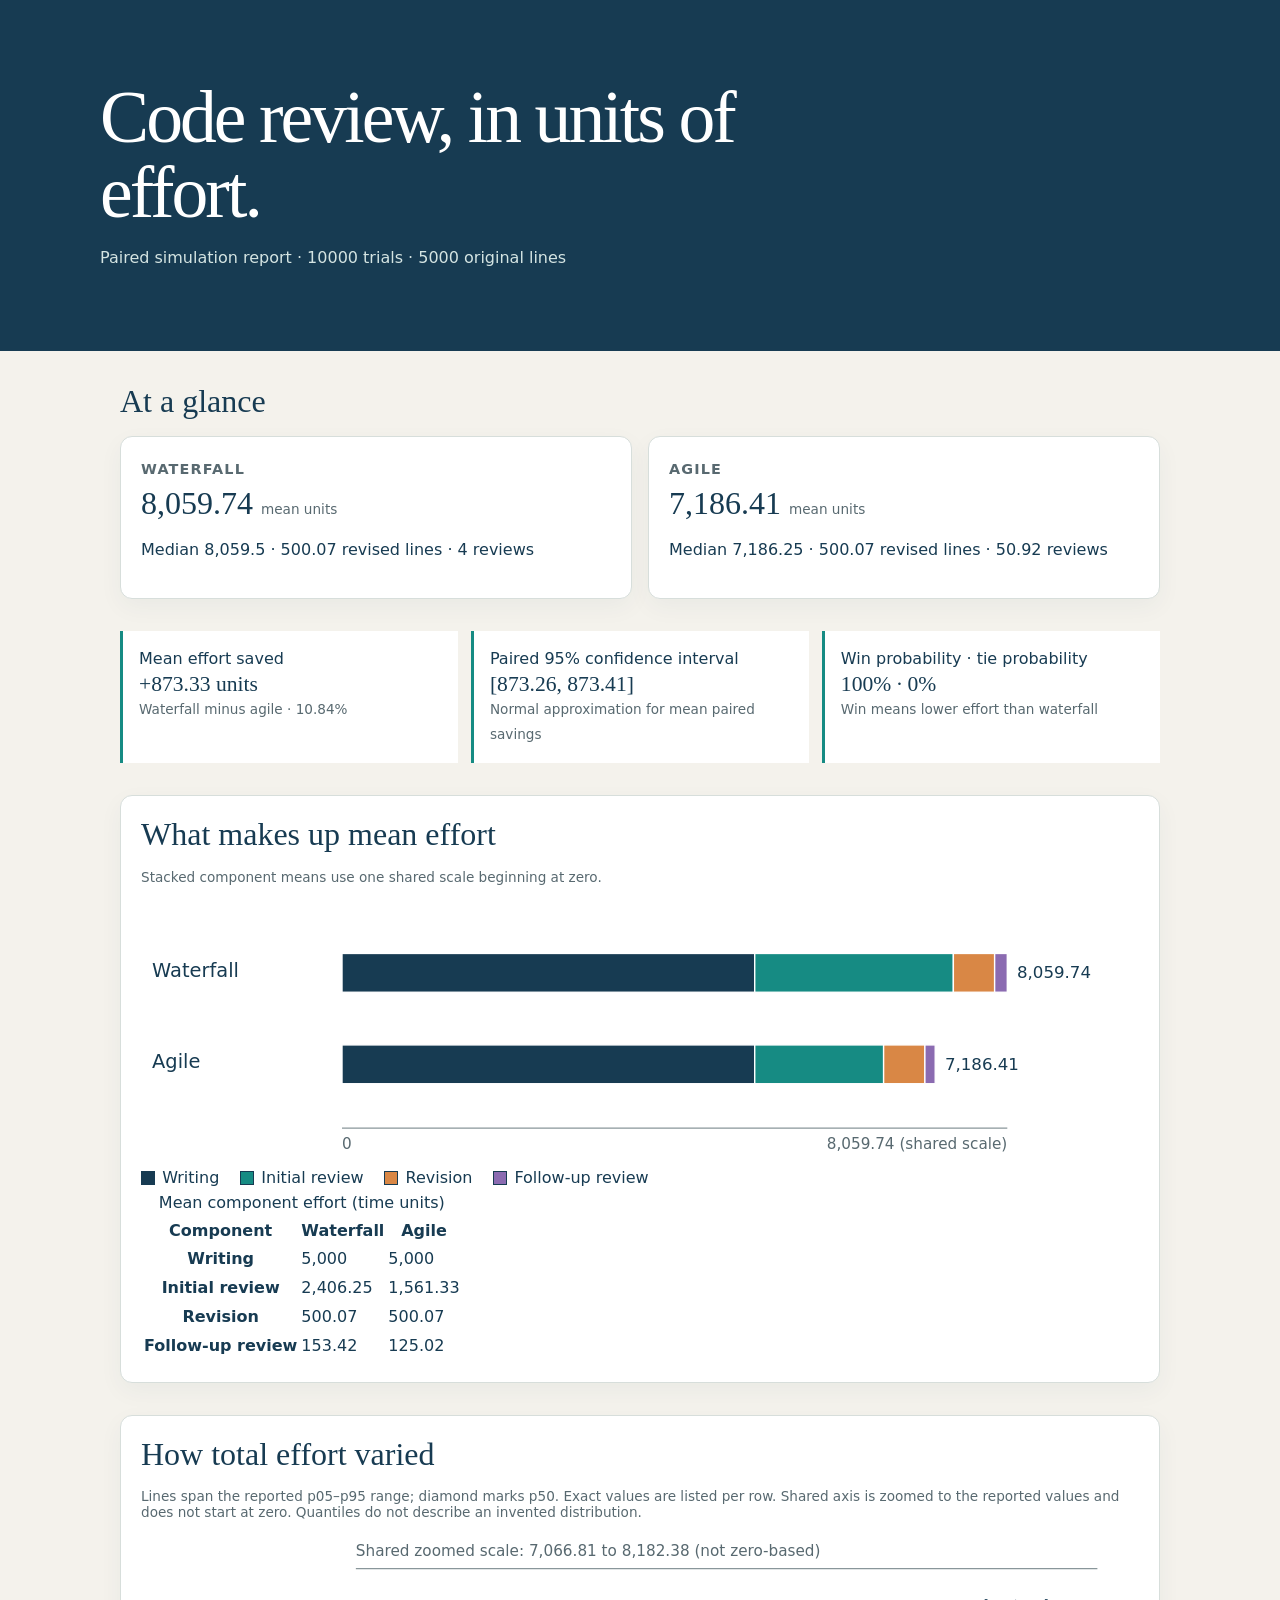
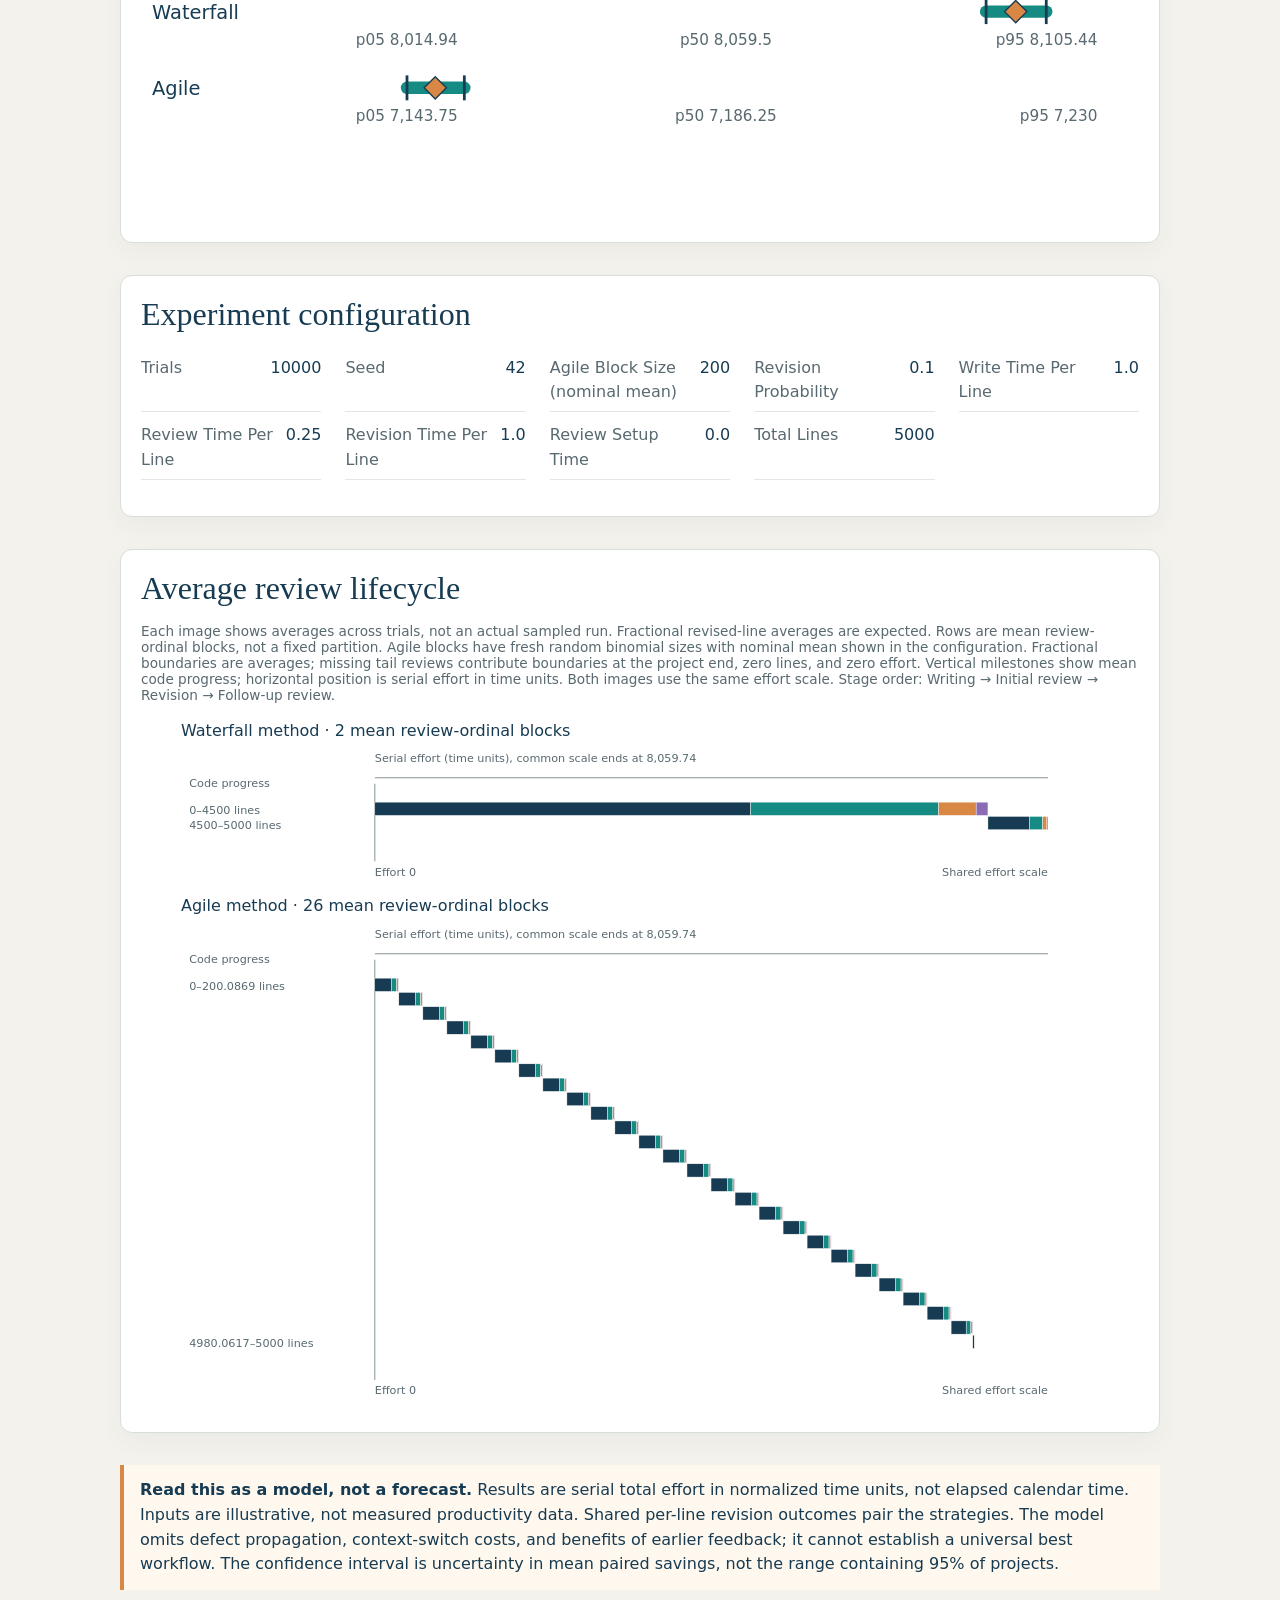
<file: slides/report.html>
<!doctype html><html lang="en"><head><meta charset="utf-8"><meta name="viewport" content="width=device-width, initial-scale=1"><title>Code review effort report</title><style>
:root{--ink:#173b52;--paper:#f4f2ec;--card:#fff;--muted:#586970;--accent:#168b83}*{box-sizing:border-box}body{margin:0;background:var(--paper);color:var(--ink);font:16px/1.55 system-ui,-apple-system,"Segoe UI",sans-serif}header{padding:clamp(2rem,7vw,5rem) max(6vw,calc((100vw - 1080px)/2));background:var(--ink);color:white}header h1{font:clamp(2.3rem,6vw,4.6rem)/1.02 Georgia,serif;max-width:760px;margin:0 0 1rem;letter-spacing:-.04em}header p{max-width:650px;color:#d4e4e2;margin:0}main{max-width:1080px;margin:auto;padding:2rem 1.25rem 4rem}section{margin:0 0 2rem}h2{font:2rem/1.15 Georgia,serif;margin:0 0 1rem}h3{margin:.1rem 0;color:var(--muted);font-size:.9rem;text-transform:uppercase;letter-spacing:.08em}.cards{display:grid;grid-template-columns:repeat(auto-fit,minmax(230px,1fr));gap:1rem}.strategy,.panel{background:var(--card);border:1px solid #d7dedb;border-radius:12px;padding:1.25rem;box-shadow:0 8px 24px #173b520c}.total{font:2rem Georgia,serif;margin:.25rem 0}small,.muted{color:var(--muted);font: .85rem system-ui}.metric{display:grid;grid-template-columns:repeat(auto-fit,minmax(190px,1fr));gap:.8rem}.metric div{padding:1rem;border-left:3px solid var(--accent);background:white}.metric strong{display:block;font:1.35rem Georgia,serif}.chart{overflow-x:auto}svg{display:block;width:100%;min-width:560px;height:auto}.svg-label{font:14px system-ui;fill:var(--ink)}.svg-value{font:12px system-ui;fill:var(--ink)}.svg-small{font:11px system-ui;fill:var(--muted)}.legend{display:flex;flex-wrap:wrap;gap:.6rem 1.3rem;list-style:none;padding:0;margin:.8rem 0 0}.legend li{display:flex;align-items:center;gap:.45rem}.swatch{width:14px;height:14px;background:var(--swatch);border:1px solid var(--ink)}.config{display:grid;grid-template-columns:repeat(auto-fit,minmax(180px,1fr));gap:.25rem 1.5rem}.config div{display:flex;justify-content:space-between;gap:.7rem;border-bottom:1px solid #e2e7e4;padding:.4rem 0}dt{color:var(--muted)}dd{margin:0;text-align:right;font-variant-numeric:tabular-nums}.note{border-left:4px solid #d98745;padding:.8rem 1rem;background:#fff8ef}@media(max-width:600px){main{padding:1.3rem .8rem 2rem}.config{grid-template-columns:1fr}}@media print{body{background:white;color:#111}header{background:white;color:#111;padding:1rem 0;border-bottom:2px solid}header p{color:#333}main{padding:1rem 0}.strategy,.panel{box-shadow:none;break-inside:avoid}}
</style></head><body><header><h1>Code review, in units of effort.</h1><p>Paired simulation report · 10000 trials · 5000 original lines</p></header><main>
<section><h2>At a glance</h2><div class="cards"><article class="strategy"><h3>Waterfall</h3><p class="total">8,059.74 <small>mean units</small></p><p>Median 8,059.5 · 500.07 revised lines · 4 reviews</p></article><article class="strategy"><h3>Agile</h3><p class="total">7,186.41 <small>mean units</small></p><p>Median 7,186.25 · 500.07 revised lines · 50.92 reviews</p></article></div></section><section class="metric" aria-label="Paired comparison"><div><span>Mean effort saved</span><strong>+873.33 units</strong><small>Waterfall minus agile · 10.84%</small></div><div><span>Paired 95% confidence interval</span><strong>[873.26, 873.41]</strong><small>Normal approximation for mean paired savings</small></div><div><span>Win probability · tie probability</span><strong>100% · 0%</strong><small>Win means lower effort than waterfall</small></div></section>
<section class="panel"><h2>What makes up mean effort</h2><p class="muted">Stacked component means use one shared scale beginning at zero.</p><div class="chart"><svg viewBox="0 0 720 184" role="img" aria-labelledby="effort-title effort-desc"><title id="effort-title">Mean effort by component</title><desc id="effort-desc">Stacked bars compare mean writing, initial review, revision, and follow-up review effort. Shared horizontal scale starts at zero.</desc><text x="8" y="57" class="svg-label">Waterfall</text><rect x="145.000" y="40" width="297.776" height="28" fill="#173b52" stroke="#fff" stroke-width="1"><title>Waterfall — Writing: 5,000</title></rect><rect x="442.776" y="40" width="143.305" height="28" fill="#168b83" stroke="#fff" stroke-width="1"><title>Waterfall — Initial review: 2,406.25</title></rect><rect x="586.081" y="40" width="29.782" height="28" fill="#d98745" stroke="#fff" stroke-width="1"><title>Waterfall — Revision: 500.07</title></rect><rect x="615.863" y="40" width="9.137" height="28" fill="#8b6bb1" stroke="#fff" stroke-width="1"><title>Waterfall — Follow-up review: 153.42</title></rect><text x="632.000" y="58" class="svg-value">8,059.74</text><text x="8" y="123" class="svg-label">Agile</text><rect x="145.000" y="106" width="297.776" height="28" fill="#173b52" stroke="#fff" stroke-width="1"><title>Agile — Writing: 5,000</title></rect><rect x="442.776" y="106" width="92.985" height="28" fill="#168b83" stroke="#fff" stroke-width="1"><title>Agile — Initial review: 1,561.33</title></rect><rect x="535.761" y="106" width="29.782" height="28" fill="#d98745" stroke="#fff" stroke-width="1"><title>Agile — Revision: 500.07</title></rect><rect x="565.543" y="106" width="7.445" height="28" fill="#8b6bb1" stroke="#fff" stroke-width="1"><title>Agile — Follow-up review: 125.02</title></rect><text x="579.988" y="124" class="svg-value">7,186.41</text><line x1="145" y1="166" x2="625" y2="166" stroke="#89969a"/><text x="145" y="181" class="svg-small">0</text><text x="625" y="181" text-anchor="end" class="svg-small">8,059.74 (shared scale)</text></svg></div><ul class="legend"><li><span class="swatch" style="--swatch:#173b52"></span>Writing</li><li><span class="swatch" style="--swatch:#168b83"></span>Initial review</li><li><span class="swatch" style="--swatch:#d98745"></span>Revision</li><li><span class="swatch" style="--swatch:#8b6bb1"></span>Follow-up review</li></ul><table class="component-table"><caption>Mean component effort (time units)</caption><thead><tr><th scope="col">Component</th><th scope="col">Waterfall</th><th scope="col">Agile</th></tr></thead><tbody><tr><th scope="row">Writing</th><td>5,000</td><td>5,000</td></tr><tr><th scope="row">Initial review</th><td>2,406.25</td><td>1,561.33</td></tr><tr><th scope="row">Revision</th><td>500.07</td><td>500.07</td></tr><tr><th scope="row">Follow-up review</th><td>153.42</td><td>125.02</td></tr></tbody></table></section><section class="panel"><h2>How total effort varied</h2><p class="muted">Lines span the reported p05–p95 range; diamond marks p50. Exact values are listed per row. Shared axis is zoomed to the reported values and does not start at zero. Quantiles do not describe an invented distribution.</p><div class="chart"><svg viewBox="0 0 720 208" role="img" aria-labelledby="range-title range-desc"><title id="range-title">Observed total-effort percentiles</title><desc id="range-desc">Each line spans the reported fifth to ninety-fifth percentile, with the median marked. Each row lists exact p05, p50, and p95 values. This is a shared zoomed scale, not a reconstructed distribution.</desc><text x="8" y="61" class="svg-label">Waterfall</text><line x1="609.700" y1="56" x2="653.103" y2="56" stroke="#168b83" stroke-width="9" stroke-linecap="round"/><line x1="609.700" y1="47" x2="609.700" y2="65" stroke="#173b52" stroke-width="2"/><line x1="653.103" y1="47" x2="653.103" y2="65" stroke="#173b52" stroke-width="2"/><path d="M 631.071 48 L 639.071 56 L 631.071 64 L 623.071 56 Z" fill="#d98745" stroke="#173b52"><title>Waterfall median: 8,059.5</title></path><text x="155" y="80" class="svg-small">p05 8,014.94</text><text x="422" y="80" class="svg-small" text-anchor="middle">p50 8,059.5</text><text x="690" y="80" class="svg-small" text-anchor="end">p95 8,105.44</text><text x="8" y="116" class="svg-label">Agile</text><line x1="191.897" y1="111" x2="233.263" y2="111" stroke="#168b83" stroke-width="9" stroke-linecap="round"/><line x1="191.897" y1="102" x2="191.897" y2="120" stroke="#173b52" stroke-width="2"/><line x1="233.263" y1="102" x2="233.263" y2="120" stroke="#173b52" stroke-width="2"/><path d="M 212.280 103 L 220.280 111 L 212.280 119 L 204.280 111 Z" fill="#d98745" stroke="#173b52"><title>Agile median: 7,186.25</title></path><text x="155" y="135" class="svg-small">p05 7,143.75</text><text x="422" y="135" class="svg-small" text-anchor="middle">p50 7,186.25</text><text x="690" y="135" class="svg-small" text-anchor="end">p95 7,230</text><line x1="155" y1="25" x2="690" y2="25" stroke="#89969a"/><text x="155" y="16" class="svg-small">Shared zoomed scale: 7,066.81 to 8,182.38 (not zero-based)</text></svg></div></section>
<section class="panel"><h2>Experiment configuration</h2><dl class="config"><div><dt>Trials</dt><dd>10000</dd></div><div><dt>Seed</dt><dd>42</dd></div><div><dt>Agile Block Size (nominal mean)</dt><dd>200</dd></div><div><dt>Revision Probability</dt><dd>0.1</dd></div><div><dt>Write Time Per Line</dt><dd>1.0</dd></div><div><dt>Review Time Per Line</dt><dd>0.25</dd></div><div><dt>Revision Time Per Line</dt><dd>1.0</dd></div><div><dt>Review Setup Time</dt><dd>0.0</dd></div><div><dt>Total Lines</dt><dd>5000</dd></div></dl></section><section class="panel"><h2>Average review lifecycle</h2><p class="muted">Each image shows averages across trials, not an actual sampled run. Fractional revised-line averages are expected. Rows are mean review-ordinal blocks, not a fixed partition. Agile blocks have fresh random binomial sizes with nominal mean shown in the configuration. Fractional boundaries are averages; missing tail reviews contribute boundaries at the project end, zero lines, and zero effort. Vertical milestones show mean code progress; horizontal position is serial effort in time units. Both images use the same effort scale. Stage order: Writing → Initial review → Revision → Follow-up review.</p><figure class="timeline"><figcaption>Waterfall method · 2 mean review-ordinal blocks</figcaption><div class="chart"><svg id="waterfall-timeline" viewBox="0 0 900 132" role="img" aria-labelledby="waterfall-timeline-title waterfall-timeline-desc" data-effort-scale="8059.74198125" data-effort-end="8059.74198125"><title id="waterfall-timeline-title">Waterfall average lifecycle timeline</title><desc id="waterfall-timeline-desc">Average across trials, not a sampled run. Each row averages the original-code block at the same review ordinal across all trials; missing tail reviews contribute zero effort. Horizontal position and width show cumulative serial effort on the same scale as the other strategy; row position and milestone labels show mean code progress in lines. Stages: Writing, Initial review, Revision, Follow-up review.</desc><text x="190.0" y="19" class="svg-small">Serial effort (time units), common scale ends at 8,059.74</text><line x1="190.0" y1="34" x2="850.0" y2="34" stroke="#89969a"/><line x1="190.0" y1="40" x2="190.0" y2="116" stroke="#89969a"/><text x="8" y="43" class="svg-small">Code progress</text><text x="190.0" y="130" class="svg-small">Effort 0</text><text x="850.0" y="130" text-anchor="end" class="svg-small">Shared effort scale</text><rect x="190.000" y="58" width="368.498" height="13" fill="#173b52" stroke="#fff" stroke-width=".4" data-review-ordinal="1" data-stage="writing" data-start="0" data-end="4500"><title>Waterfall, mean review ordinal 1, lines 0–4500 — Writing: 4,500 time units</title></rect><rect x="558.498" y="58" width="184.249" height="13" fill="#168b83" stroke="#fff" stroke-width=".4" data-review-ordinal="1" data-stage="initial-review" data-start="0" data-end="4500"><title>Waterfall, mean review ordinal 1, lines 0–4500 — Initial review: 2,250 time units</title></rect><rect x="742.747" y="58" width="36.860" height="13" fill="#d98745" stroke="#fff" stroke-width=".4" data-review-ordinal="1" data-stage="revision" data-start="0" data-end="4500"><title>Waterfall, mean review ordinal 1, lines 0–4500 — Revision: 450.12 time units; 450.12 revised lines</title></rect><rect x="779.607" y="58" width="11.541" height="13" fill="#8b6bb1" stroke="#fff" stroke-width=".4" data-review-ordinal="1" data-stage="follow-up-review" data-start="0" data-end="4500"><title>Waterfall, mean review ordinal 1, lines 0–4500 — Follow-up review: 140.94 time units</title></rect><text x="8" y="70" class="svg-small">0–4500 lines</text><rect x="791.148" y="72" width="40.944" height="13" fill="#173b52" stroke="#fff" stroke-width=".4" data-review-ordinal="2" data-stage="writing" data-start="4500" data-end="5000"><title>Waterfall, mean review ordinal 2, lines 4500–5000 — Writing: 500 time units</title></rect><rect x="832.092" y="72" width="12.795" height="13" fill="#168b83" stroke="#fff" stroke-width=".4" data-review-ordinal="2" data-stage="initial-review" data-start="4500" data-end="5000"><title>Waterfall, mean review ordinal 2, lines 4500–5000 — Initial review: 156.25 time units</title></rect><rect x="844.887" y="72" width="4.090" height="13" fill="#d98745" stroke="#fff" stroke-width=".4" data-review-ordinal="2" data-stage="revision" data-start="4500" data-end="5000"><title>Waterfall, mean review ordinal 2, lines 4500–5000 — Revision: 49.95 time units; 49.95 revised lines</title></rect><rect x="848.977" y="72" width="1.023" height="13" fill="#8b6bb1" stroke="#fff" stroke-width=".4" data-review-ordinal="2" data-stage="follow-up-review" data-start="4500" data-end="5000"><title>Waterfall, mean review ordinal 2, lines 4500–5000 — Follow-up review: 12.49 time units</title></rect><text x="8" y="84" class="svg-small">4500–5000 lines</text></svg></div></figure><figure class="timeline"><figcaption>Agile method · 26 mean review-ordinal blocks</figcaption><div class="chart"><svg id="agile-timeline" viewBox="0 0 900 468" role="img" aria-labelledby="agile-timeline-title agile-timeline-desc" data-effort-scale="8059.74198125" data-effort-end="7186.408925"><title id="agile-timeline-title">Agile average lifecycle timeline</title><desc id="agile-timeline-desc">Average across trials, not a sampled run. Each row averages the original-code block at the same review ordinal across all trials; missing tail reviews contribute zero effort. Horizontal position and width show cumulative serial effort on the same scale as the other strategy; row position and milestone labels show mean code progress in lines. Stages: Writing, Initial review, Revision, Follow-up review.</desc><text x="190.0" y="19" class="svg-small">Serial effort (time units), common scale ends at 8,059.74</text><line x1="190.0" y1="34" x2="850.0" y2="34" stroke="#89969a"/><line x1="190.0" y1="40" x2="190.0" y2="452" stroke="#89969a"/><text x="8" y="43" class="svg-small">Code progress</text><text x="190.0" y="466" class="svg-small">Effort 0</text><text x="850.0" y="466" text-anchor="end" class="svg-small">Shared effort scale</text><rect x="190.000" y="58" width="16.385" height="13" fill="#173b52" stroke="#fff" stroke-width=".4" data-review-ordinal="1" data-stage="writing" data-start="0" data-end="200.0869"><title>Agile, mean review ordinal 1, lines 0–200.0869 — Writing: 200.09 time units</title></rect><rect x="206.385" y="58" width="5.120" height="13" fill="#168b83" stroke="#fff" stroke-width=".4" data-review-ordinal="1" data-stage="initial-review" data-start="0" data-end="200.0869"><title>Agile, mean review ordinal 1, lines 0–200.0869 — Initial review: 62.53 time units</title></rect><rect x="211.505" y="58" width="1.639" height="13" fill="#d98745" stroke="#fff" stroke-width=".4" data-review-ordinal="1" data-stage="revision" data-start="0" data-end="200.0869"><title>Agile, mean review ordinal 1, lines 0–200.0869 — Revision: 20.01 time units; 20.01 revised lines</title></rect><rect x="213.144" y="58" width="0.410" height="13" fill="#8b6bb1" stroke="#fff" stroke-width=".4" data-review-ordinal="1" data-stage="follow-up-review" data-start="0" data-end="200.0869"><title>Agile, mean review ordinal 1, lines 0–200.0869 — Follow-up review: 5 time units</title></rect><text x="8" y="70" class="svg-small">0–200.0869 lines</text><rect x="213.553" y="72" width="16.384" height="13" fill="#173b52" stroke="#fff" stroke-width=".4" data-review-ordinal="2" data-stage="writing" data-start="200.0869" data-end="400.1667"><title>Agile, mean review ordinal 2, lines 200.0869–400.1667 — Writing: 200.08 time units</title></rect><rect x="229.938" y="72" width="5.120" height="13" fill="#168b83" stroke="#fff" stroke-width=".4" data-review-ordinal="2" data-stage="initial-review" data-start="200.0869" data-end="400.1667"><title>Agile, mean review ordinal 2, lines 200.0869–400.1667 — Initial review: 62.52 time units</title></rect><rect x="235.058" y="72" width="1.647" height="13" fill="#d98745" stroke="#fff" stroke-width=".4" data-review-ordinal="2" data-stage="revision" data-start="200.0869" data-end="400.1667"><title>Agile, mean review ordinal 2, lines 200.0869–400.1667 — Revision: 20.12 time units; 20.12 revised lines</title></rect><rect x="236.705" y="72" width="0.412" height="13" fill="#8b6bb1" stroke="#fff" stroke-width=".4" data-review-ordinal="2" data-stage="follow-up-review" data-start="200.0869" data-end="400.1667"><title>Agile, mean review ordinal 2, lines 200.0869–400.1667 — Follow-up review: 5.03 time units</title></rect><rect x="237.117" y="86" width="16.374" height="13" fill="#173b52" stroke="#fff" stroke-width=".4" data-review-ordinal="3" data-stage="writing" data-start="400.1667" data-end="600.1203"><title>Agile, mean review ordinal 3, lines 400.1667–600.1203 — Writing: 199.95 time units</title></rect><rect x="253.491" y="86" width="5.117" height="13" fill="#168b83" stroke="#fff" stroke-width=".4" data-review-ordinal="3" data-stage="initial-review" data-start="400.1667" data-end="600.1203"><title>Agile, mean review ordinal 3, lines 400.1667–600.1203 — Initial review: 62.49 time units</title></rect><rect x="258.608" y="86" width="1.642" height="13" fill="#d98745" stroke="#fff" stroke-width=".4" data-review-ordinal="3" data-stage="revision" data-start="400.1667" data-end="600.1203"><title>Agile, mean review ordinal 3, lines 400.1667–600.1203 — Revision: 20.05 time units; 20.05 revised lines</title></rect><rect x="260.250" y="86" width="0.411" height="13" fill="#8b6bb1" stroke="#fff" stroke-width=".4" data-review-ordinal="3" data-stage="follow-up-review" data-start="400.1667" data-end="600.1203"><title>Agile, mean review ordinal 3, lines 400.1667–600.1203 — Follow-up review: 5.01 time units</title></rect><rect x="260.660" y="100" width="16.365" height="13" fill="#173b52" stroke="#fff" stroke-width=".4" data-review-ordinal="4" data-stage="writing" data-start="600.1203" data-end="799.9608"><title>Agile, mean review ordinal 4, lines 600.1203–799.9608 — Writing: 199.84 time units</title></rect><rect x="277.025" y="100" width="5.114" height="13" fill="#168b83" stroke="#fff" stroke-width=".4" data-review-ordinal="4" data-stage="initial-review" data-start="600.1203" data-end="799.9608"><title>Agile, mean review ordinal 4, lines 600.1203–799.9608 — Initial review: 62.45 time units</title></rect><rect x="282.139" y="100" width="1.636" height="13" fill="#d98745" stroke="#fff" stroke-width=".4" data-review-ordinal="4" data-stage="revision" data-start="600.1203" data-end="799.9608"><title>Agile, mean review ordinal 4, lines 600.1203–799.9608 — Revision: 19.98 time units; 19.98 revised lines</title></rect><rect x="283.775" y="100" width="0.409" height="13" fill="#8b6bb1" stroke="#fff" stroke-width=".4" data-review-ordinal="4" data-stage="follow-up-review" data-start="600.1203" data-end="799.9608"><title>Agile, mean review ordinal 4, lines 600.1203–799.9608 — Follow-up review: 4.99 time units</title></rect><rect x="284.184" y="114" width="16.375" height="13" fill="#173b52" stroke="#fff" stroke-width=".4" data-review-ordinal="5" data-stage="writing" data-start="799.9608" data-end="999.9336"><title>Agile, mean review ordinal 5, lines 799.9608–999.9336 — Writing: 199.97 time units</title></rect><rect x="300.559" y="114" width="5.117" height="13" fill="#168b83" stroke="#fff" stroke-width=".4" data-review-ordinal="5" data-stage="initial-review" data-start="799.9608" data-end="999.9336"><title>Agile, mean review ordinal 5, lines 799.9608–999.9336 — Initial review: 62.49 time units</title></rect><rect x="305.676" y="114" width="1.636" height="13" fill="#d98745" stroke="#fff" stroke-width=".4" data-review-ordinal="5" data-stage="revision" data-start="799.9608" data-end="999.9336"><title>Agile, mean review ordinal 5, lines 799.9608–999.9336 — Revision: 19.98 time units; 19.98 revised lines</title></rect><rect x="307.313" y="114" width="0.409" height="13" fill="#8b6bb1" stroke="#fff" stroke-width=".4" data-review-ordinal="5" data-stage="follow-up-review" data-start="799.9608" data-end="999.9336"><title>Agile, mean review ordinal 5, lines 799.9608–999.9336 — Follow-up review: 5 time units</title></rect><rect x="307.722" y="128" width="16.368" height="13" fill="#173b52" stroke="#fff" stroke-width=".4" data-review-ordinal="6" data-stage="writing" data-start="999.9336" data-end="1199.8213"><title>Agile, mean review ordinal 6, lines 999.9336–1199.8213 — Writing: 199.89 time units</title></rect><rect x="324.090" y="128" width="5.115" height="13" fill="#168b83" stroke="#fff" stroke-width=".4" data-review-ordinal="6" data-stage="initial-review" data-start="999.9336" data-end="1199.8213"><title>Agile, mean review ordinal 6, lines 999.9336–1199.8213 — Initial review: 62.46 time units</title></rect><rect x="329.205" y="128" width="1.633" height="13" fill="#d98745" stroke="#fff" stroke-width=".4" data-review-ordinal="6" data-stage="revision" data-start="999.9336" data-end="1199.8213"><title>Agile, mean review ordinal 6, lines 999.9336–1199.8213 — Revision: 19.94 time units; 19.94 revised lines</title></rect><rect x="330.838" y="128" width="0.408" height="13" fill="#8b6bb1" stroke="#fff" stroke-width=".4" data-review-ordinal="6" data-stage="follow-up-review" data-start="999.9336" data-end="1199.8213"><title>Agile, mean review ordinal 6, lines 999.9336–1199.8213 — Follow-up review: 4.99 time units</title></rect><rect x="331.247" y="142" width="16.377" height="13" fill="#173b52" stroke="#fff" stroke-width=".4" data-review-ordinal="7" data-stage="writing" data-start="1199.8213" data-end="1399.814"><title>Agile, mean review ordinal 7, lines 1199.8213–1399.814 — Writing: 199.99 time units</title></rect><rect x="347.624" y="142" width="5.118" height="13" fill="#168b83" stroke="#fff" stroke-width=".4" data-review-ordinal="7" data-stage="initial-review" data-start="1199.8213" data-end="1399.814"><title>Agile, mean review ordinal 7, lines 1199.8213–1399.814 — Initial review: 62.5 time units</title></rect><rect x="352.742" y="142" width="1.637" height="13" fill="#d98745" stroke="#fff" stroke-width=".4" data-review-ordinal="7" data-stage="revision" data-start="1199.8213" data-end="1399.814"><title>Agile, mean review ordinal 7, lines 1199.8213–1399.814 — Revision: 19.99 time units; 19.99 revised lines</title></rect><rect x="354.378" y="142" width="0.409" height="13" fill="#8b6bb1" stroke="#fff" stroke-width=".4" data-review-ordinal="7" data-stage="follow-up-review" data-start="1199.8213" data-end="1399.814"><title>Agile, mean review ordinal 7, lines 1199.8213–1399.814 — Follow-up review: 5 time units</title></rect><rect x="354.788" y="156" width="16.378" height="13" fill="#173b52" stroke="#fff" stroke-width=".4" data-review-ordinal="8" data-stage="writing" data-start="1399.814" data-end="1599.8189"><title>Agile, mean review ordinal 8, lines 1399.814–1599.8189 — Writing: 200 time units</title></rect><rect x="371.166" y="156" width="5.118" height="13" fill="#168b83" stroke="#fff" stroke-width=".4" data-review-ordinal="8" data-stage="initial-review" data-start="1399.814" data-end="1599.8189"><title>Agile, mean review ordinal 8, lines 1399.814–1599.8189 — Initial review: 62.5 time units</title></rect><rect x="376.284" y="156" width="1.641" height="13" fill="#d98745" stroke="#fff" stroke-width=".4" data-review-ordinal="8" data-stage="revision" data-start="1399.814" data-end="1599.8189"><title>Agile, mean review ordinal 8, lines 1399.814–1599.8189 — Revision: 20.04 time units; 20.04 revised lines</title></rect><rect x="377.925" y="156" width="0.410" height="13" fill="#8b6bb1" stroke="#fff" stroke-width=".4" data-review-ordinal="8" data-stage="follow-up-review" data-start="1399.814" data-end="1599.8189"><title>Agile, mean review ordinal 8, lines 1399.814–1599.8189 — Follow-up review: 5.01 time units</title></rect><rect x="378.335" y="170" width="16.364" height="13" fill="#173b52" stroke="#fff" stroke-width=".4" data-review-ordinal="9" data-stage="writing" data-start="1599.8189" data-end="1799.6531"><title>Agile, mean review ordinal 9, lines 1599.8189–1799.6531 — Writing: 199.83 time units</title></rect><rect x="394.700" y="170" width="5.114" height="13" fill="#168b83" stroke="#fff" stroke-width=".4" data-review-ordinal="9" data-stage="initial-review" data-start="1599.8189" data-end="1799.6531"><title>Agile, mean review ordinal 9, lines 1599.8189–1799.6531 — Initial review: 62.45 time units</title></rect><rect x="399.813" y="170" width="1.632" height="13" fill="#d98745" stroke="#fff" stroke-width=".4" data-review-ordinal="9" data-stage="revision" data-start="1599.8189" data-end="1799.6531"><title>Agile, mean review ordinal 9, lines 1599.8189–1799.6531 — Revision: 19.93 time units; 19.93 revised lines</title></rect><rect x="401.445" y="170" width="0.408" height="13" fill="#8b6bb1" stroke="#fff" stroke-width=".4" data-review-ordinal="9" data-stage="follow-up-review" data-start="1599.8189" data-end="1799.6531"><title>Agile, mean review ordinal 9, lines 1599.8189–1799.6531 — Follow-up review: 4.98 time units</title></rect><rect x="401.853" y="184" width="16.382" height="13" fill="#173b52" stroke="#fff" stroke-width=".4" data-review-ordinal="10" data-stage="writing" data-start="1799.6531" data-end="1999.7105"><title>Agile, mean review ordinal 10, lines 1799.6531–1999.7105 — Writing: 200.06 time units</title></rect><rect x="418.236" y="184" width="5.119" height="13" fill="#168b83" stroke="#fff" stroke-width=".4" data-review-ordinal="10" data-stage="initial-review" data-start="1799.6531" data-end="1999.7105"><title>Agile, mean review ordinal 10, lines 1799.6531–1999.7105 — Initial review: 62.52 time units</title></rect><rect x="423.355" y="184" width="1.633" height="13" fill="#d98745" stroke="#fff" stroke-width=".4" data-review-ordinal="10" data-stage="revision" data-start="1799.6531" data-end="1999.7105"><title>Agile, mean review ordinal 10, lines 1799.6531–1999.7105 — Revision: 19.94 time units; 19.94 revised lines</title></rect><rect x="424.988" y="184" width="0.408" height="13" fill="#8b6bb1" stroke="#fff" stroke-width=".4" data-review-ordinal="10" data-stage="follow-up-review" data-start="1799.6531" data-end="1999.7105"><title>Agile, mean review ordinal 10, lines 1799.6531–1999.7105 — Follow-up review: 4.99 time units</title></rect><rect x="425.396" y="198" width="16.380" height="13" fill="#173b52" stroke="#fff" stroke-width=".4" data-review-ordinal="11" data-stage="writing" data-start="1999.7105" data-end="2199.7408"><title>Agile, mean review ordinal 11, lines 1999.7105–2199.7408 — Writing: 200.03 time units</title></rect><rect x="441.777" y="198" width="5.119" height="13" fill="#168b83" stroke="#fff" stroke-width=".4" data-review-ordinal="11" data-stage="initial-review" data-start="1999.7105" data-end="2199.7408"><title>Agile, mean review ordinal 11, lines 1999.7105–2199.7408 — Initial review: 62.51 time units</title></rect><rect x="446.895" y="198" width="1.638" height="13" fill="#d98745" stroke="#fff" stroke-width=".4" data-review-ordinal="11" data-stage="revision" data-start="1999.7105" data-end="2199.7408"><title>Agile, mean review ordinal 11, lines 1999.7105–2199.7408 — Revision: 20 time units; 20 revised lines</title></rect><rect x="448.533" y="198" width="0.409" height="13" fill="#8b6bb1" stroke="#fff" stroke-width=".4" data-review-ordinal="11" data-stage="follow-up-review" data-start="1999.7105" data-end="2199.7408"><title>Agile, mean review ordinal 11, lines 1999.7105–2199.7408 — Follow-up review: 5 time units</title></rect><rect x="448.942" y="212" width="16.390" height="13" fill="#173b52" stroke="#fff" stroke-width=".4" data-review-ordinal="12" data-stage="writing" data-start="2199.7408" data-end="2399.8852"><title>Agile, mean review ordinal 12, lines 2199.7408–2399.8852 — Writing: 200.14 time units</title></rect><rect x="465.332" y="212" width="5.122" height="13" fill="#168b83" stroke="#fff" stroke-width=".4" data-review-ordinal="12" data-stage="initial-review" data-start="2199.7408" data-end="2399.8852"><title>Agile, mean review ordinal 12, lines 2199.7408–2399.8852 — Initial review: 62.55 time units</title></rect><rect x="470.454" y="212" width="1.641" height="13" fill="#d98745" stroke="#fff" stroke-width=".4" data-review-ordinal="12" data-stage="revision" data-start="2199.7408" data-end="2399.8852"><title>Agile, mean review ordinal 12, lines 2199.7408–2399.8852 — Revision: 20.04 time units; 20.04 revised lines</title></rect><rect x="472.095" y="212" width="0.410" height="13" fill="#8b6bb1" stroke="#fff" stroke-width=".4" data-review-ordinal="12" data-stage="follow-up-review" data-start="2199.7408" data-end="2399.8852"><title>Agile, mean review ordinal 12, lines 2199.7408–2399.8852 — Follow-up review: 5.01 time units</title></rect><rect x="472.505" y="226" width="16.393" height="13" fill="#173b52" stroke="#fff" stroke-width=".4" data-review-ordinal="13" data-stage="writing" data-start="2399.8852" data-end="2600.0776"><title>Agile, mean review ordinal 13, lines 2399.8852–2600.0776 — Writing: 200.19 time units</title></rect><rect x="488.899" y="226" width="5.123" height="13" fill="#168b83" stroke="#fff" stroke-width=".4" data-review-ordinal="13" data-stage="initial-review" data-start="2399.8852" data-end="2600.0776"><title>Agile, mean review ordinal 13, lines 2399.8852–2600.0776 — Initial review: 62.56 time units</title></rect><rect x="494.022" y="226" width="1.637" height="13" fill="#d98745" stroke="#fff" stroke-width=".4" data-review-ordinal="13" data-stage="revision" data-start="2399.8852" data-end="2600.0776"><title>Agile, mean review ordinal 13, lines 2399.8852–2600.0776 — Revision: 19.99 time units; 19.99 revised lines</title></rect><rect x="495.658" y="226" width="0.409" height="13" fill="#8b6bb1" stroke="#fff" stroke-width=".4" data-review-ordinal="13" data-stage="follow-up-review" data-start="2399.8852" data-end="2600.0776"><title>Agile, mean review ordinal 13, lines 2399.8852–2600.0776 — Follow-up review: 5 time units</title></rect><rect x="496.068" y="240" width="16.397" height="13" fill="#173b52" stroke="#fff" stroke-width=".4" data-review-ordinal="14" data-stage="writing" data-start="2600.0776" data-end="2800.3149"><title>Agile, mean review ordinal 14, lines 2600.0776–2800.3149 — Writing: 200.24 time units</title></rect><rect x="512.465" y="240" width="5.124" height="13" fill="#168b83" stroke="#fff" stroke-width=".4" data-review-ordinal="14" data-stage="initial-review" data-start="2600.0776" data-end="2800.3149"><title>Agile, mean review ordinal 14, lines 2600.0776–2800.3149 — Initial review: 62.57 time units</title></rect><rect x="517.589" y="240" width="1.640" height="13" fill="#d98745" stroke="#fff" stroke-width=".4" data-review-ordinal="14" data-stage="revision" data-start="2600.0776" data-end="2800.3149"><title>Agile, mean review ordinal 14, lines 2600.0776–2800.3149 — Revision: 20.03 time units; 20.03 revised lines</title></rect><rect x="519.229" y="240" width="0.410" height="13" fill="#8b6bb1" stroke="#fff" stroke-width=".4" data-review-ordinal="14" data-stage="follow-up-review" data-start="2600.0776" data-end="2800.3149"><title>Agile, mean review ordinal 14, lines 2600.0776–2800.3149 — Follow-up review: 5.01 time units</title></rect><rect x="519.639" y="254" width="16.378" height="13" fill="#173b52" stroke="#fff" stroke-width=".4" data-review-ordinal="15" data-stage="writing" data-start="2800.3149" data-end="3000.3244"><title>Agile, mean review ordinal 15, lines 2800.3149–3000.3244 — Writing: 200.01 time units</title></rect><rect x="536.018" y="254" width="5.118" height="13" fill="#168b83" stroke="#fff" stroke-width=".4" data-review-ordinal="15" data-stage="initial-review" data-start="2800.3149" data-end="3000.3244"><title>Agile, mean review ordinal 15, lines 2800.3149–3000.3244 — Initial review: 62.5 time units</title></rect><rect x="541.136" y="254" width="1.643" height="13" fill="#d98745" stroke="#fff" stroke-width=".4" data-review-ordinal="15" data-stage="revision" data-start="2800.3149" data-end="3000.3244"><title>Agile, mean review ordinal 15, lines 2800.3149–3000.3244 — Revision: 20.07 time units; 20.07 revised lines</title></rect><rect x="542.780" y="254" width="0.411" height="13" fill="#8b6bb1" stroke="#fff" stroke-width=".4" data-review-ordinal="15" data-stage="follow-up-review" data-start="2800.3149" data-end="3000.3244"><title>Agile, mean review ordinal 15, lines 2800.3149–3000.3244 — Follow-up review: 5.02 time units</title></rect><rect x="543.190" y="268" width="16.383" height="13" fill="#173b52" stroke="#fff" stroke-width=".4" data-review-ordinal="16" data-stage="writing" data-start="3000.3244" data-end="3200.3942"><title>Agile, mean review ordinal 16, lines 3000.3244–3200.3942 — Writing: 200.07 time units</title></rect><rect x="559.574" y="268" width="5.120" height="13" fill="#168b83" stroke="#fff" stroke-width=".4" data-review-ordinal="16" data-stage="initial-review" data-start="3000.3244" data-end="3200.3942"><title>Agile, mean review ordinal 16, lines 3000.3244–3200.3942 — Initial review: 62.52 time units</title></rect><rect x="564.694" y="268" width="1.633" height="13" fill="#d98745" stroke="#fff" stroke-width=".4" data-review-ordinal="16" data-stage="revision" data-start="3000.3244" data-end="3200.3942"><title>Agile, mean review ordinal 16, lines 3000.3244–3200.3942 — Revision: 19.94 time units; 19.94 revised lines</title></rect><rect x="566.327" y="268" width="0.408" height="13" fill="#8b6bb1" stroke="#fff" stroke-width=".4" data-review-ordinal="16" data-stage="follow-up-review" data-start="3000.3244" data-end="3200.3942"><title>Agile, mean review ordinal 16, lines 3000.3244–3200.3942 — Follow-up review: 4.99 time units</title></rect><rect x="566.735" y="282" width="16.375" height="13" fill="#173b52" stroke="#fff" stroke-width=".4" data-review-ordinal="17" data-stage="writing" data-start="3200.3942" data-end="3400.3607"><title>Agile, mean review ordinal 17, lines 3200.3942–3400.3607 — Writing: 199.97 time units</title></rect><rect x="583.110" y="282" width="5.117" height="13" fill="#168b83" stroke="#fff" stroke-width=".4" data-review-ordinal="17" data-stage="initial-review" data-start="3200.3942" data-end="3400.3607"><title>Agile, mean review ordinal 17, lines 3200.3942–3400.3607 — Initial review: 62.49 time units</title></rect><rect x="588.227" y="282" width="1.639" height="13" fill="#d98745" stroke="#fff" stroke-width=".4" data-review-ordinal="17" data-stage="revision" data-start="3200.3942" data-end="3400.3607"><title>Agile, mean review ordinal 17, lines 3200.3942–3400.3607 — Revision: 20.01 time units; 20.01 revised lines</title></rect><rect x="589.866" y="282" width="0.410" height="13" fill="#8b6bb1" stroke="#fff" stroke-width=".4" data-review-ordinal="17" data-stage="follow-up-review" data-start="3200.3942" data-end="3400.3607"><title>Agile, mean review ordinal 17, lines 3200.3942–3400.3607 — Follow-up review: 5 time units</title></rect><rect x="590.275" y="296" width="16.377" height="13" fill="#173b52" stroke="#fff" stroke-width=".4" data-review-ordinal="18" data-stage="writing" data-start="3400.3607" data-end="3600.3531"><title>Agile, mean review ordinal 18, lines 3400.3607–3600.3531 — Writing: 199.99 time units</title></rect><rect x="606.652" y="296" width="5.118" height="13" fill="#168b83" stroke="#fff" stroke-width=".4" data-review-ordinal="18" data-stage="initial-review" data-start="3400.3607" data-end="3600.3531"><title>Agile, mean review ordinal 18, lines 3400.3607–3600.3531 — Initial review: 62.5 time units</title></rect><rect x="611.770" y="296" width="1.640" height="13" fill="#d98745" stroke="#fff" stroke-width=".4" data-review-ordinal="18" data-stage="revision" data-start="3400.3607" data-end="3600.3531"><title>Agile, mean review ordinal 18, lines 3400.3607–3600.3531 — Revision: 20.03 time units; 20.03 revised lines</title></rect><rect x="613.411" y="296" width="0.410" height="13" fill="#8b6bb1" stroke="#fff" stroke-width=".4" data-review-ordinal="18" data-stage="follow-up-review" data-start="3400.3607" data-end="3600.3531"><title>Agile, mean review ordinal 18, lines 3400.3607–3600.3531 — Follow-up review: 5.01 time units</title></rect><rect x="613.821" y="310" width="16.372" height="13" fill="#173b52" stroke="#fff" stroke-width=".4" data-review-ordinal="19" data-stage="writing" data-start="3600.3531" data-end="3800.2828"><title>Agile, mean review ordinal 19, lines 3600.3531–3800.2828 — Writing: 199.93 time units</title></rect><rect x="630.193" y="310" width="5.116" height="13" fill="#168b83" stroke="#fff" stroke-width=".4" data-review-ordinal="19" data-stage="initial-review" data-start="3600.3531" data-end="3800.2828"><title>Agile, mean review ordinal 19, lines 3600.3531–3800.2828 — Initial review: 62.48 time units</title></rect><rect x="635.309" y="310" width="1.634" height="13" fill="#d98745" stroke="#fff" stroke-width=".4" data-review-ordinal="19" data-stage="revision" data-start="3600.3531" data-end="3800.2828"><title>Agile, mean review ordinal 19, lines 3600.3531–3800.2828 — Revision: 19.95 time units; 19.95 revised lines</title></rect><rect x="636.943" y="310" width="0.408" height="13" fill="#8b6bb1" stroke="#fff" stroke-width=".4" data-review-ordinal="19" data-stage="follow-up-review" data-start="3600.3531" data-end="3800.2828"><title>Agile, mean review ordinal 19, lines 3600.3531–3800.2828 — Follow-up review: 4.99 time units</title></rect><rect x="637.351" y="324" width="16.367" height="13" fill="#173b52" stroke="#fff" stroke-width=".4" data-review-ordinal="20" data-stage="writing" data-start="3800.2828" data-end="4000.1501"><title>Agile, mean review ordinal 20, lines 3800.2828–4000.1501 — Writing: 199.87 time units</title></rect><rect x="653.718" y="324" width="5.115" height="13" fill="#168b83" stroke="#fff" stroke-width=".4" data-review-ordinal="20" data-stage="initial-review" data-start="3800.2828" data-end="4000.1501"><title>Agile, mean review ordinal 20, lines 3800.2828–4000.1501 — Initial review: 62.46 time units</title></rect><rect x="658.833" y="324" width="1.640" height="13" fill="#d98745" stroke="#fff" stroke-width=".4" data-review-ordinal="20" data-stage="revision" data-start="3800.2828" data-end="4000.1501"><title>Agile, mean review ordinal 20, lines 3800.2828–4000.1501 — Revision: 20.02 time units; 20.02 revised lines</title></rect><rect x="660.472" y="324" width="0.410" height="13" fill="#8b6bb1" stroke="#fff" stroke-width=".4" data-review-ordinal="20" data-stage="follow-up-review" data-start="3800.2828" data-end="4000.1501"><title>Agile, mean review ordinal 20, lines 3800.2828–4000.1501 — Follow-up review: 5.01 time units</title></rect><rect x="660.882" y="338" width="16.359" height="13" fill="#173b52" stroke="#fff" stroke-width=".4" data-review-ordinal="21" data-stage="writing" data-start="4000.1501" data-end="4199.9252"><title>Agile, mean review ordinal 21, lines 4000.1501–4199.9252 — Writing: 199.78 time units</title></rect><rect x="677.242" y="338" width="5.112" height="13" fill="#168b83" stroke="#fff" stroke-width=".4" data-review-ordinal="21" data-stage="initial-review" data-start="4000.1501" data-end="4199.9252"><title>Agile, mean review ordinal 21, lines 4000.1501–4199.9252 — Initial review: 62.43 time units</title></rect><rect x="682.354" y="338" width="1.639" height="13" fill="#d98745" stroke="#fff" stroke-width=".4" data-review-ordinal="21" data-stage="revision" data-start="4000.1501" data-end="4199.9252"><title>Agile, mean review ordinal 21, lines 4000.1501–4199.9252 — Revision: 20.02 time units; 20.02 revised lines</title></rect><rect x="683.993" y="338" width="0.410" height="13" fill="#8b6bb1" stroke="#fff" stroke-width=".4" data-review-ordinal="21" data-stage="follow-up-review" data-start="4000.1501" data-end="4199.9252"><title>Agile, mean review ordinal 21, lines 4000.1501–4199.9252 — Follow-up review: 5 time units</title></rect><rect x="684.403" y="352" width="16.377" height="13" fill="#173b52" stroke="#fff" stroke-width=".4" data-review-ordinal="22" data-stage="writing" data-start="4199.9252" data-end="4399.919"><title>Agile, mean review ordinal 22, lines 4199.9252–4399.919 — Writing: 199.99 time units</title></rect><rect x="700.780" y="352" width="5.118" height="13" fill="#168b83" stroke="#fff" stroke-width=".4" data-review-ordinal="22" data-stage="initial-review" data-start="4199.9252" data-end="4399.919"><title>Agile, mean review ordinal 22, lines 4199.9252–4399.919 — Initial review: 62.5 time units</title></rect><rect x="705.898" y="352" width="1.633" height="13" fill="#d98745" stroke="#fff" stroke-width=".4" data-review-ordinal="22" data-stage="revision" data-start="4199.9252" data-end="4399.919"><title>Agile, mean review ordinal 22, lines 4199.9252–4399.919 — Revision: 19.94 time units; 19.94 revised lines</title></rect><rect x="707.531" y="352" width="0.408" height="13" fill="#8b6bb1" stroke="#fff" stroke-width=".4" data-review-ordinal="22" data-stage="follow-up-review" data-start="4199.9252" data-end="4399.919"><title>Agile, mean review ordinal 22, lines 4199.9252–4399.919 — Follow-up review: 4.99 time units</title></rect><rect x="707.939" y="366" width="16.381" height="13" fill="#173b52" stroke="#fff" stroke-width=".4" data-review-ordinal="23" data-stage="writing" data-start="4399.919" data-end="4599.9535"><title>Agile, mean review ordinal 23, lines 4399.919–4599.9535 — Writing: 200.03 time units</title></rect><rect x="724.320" y="366" width="5.119" height="13" fill="#168b83" stroke="#fff" stroke-width=".4" data-review-ordinal="23" data-stage="initial-review" data-start="4399.919" data-end="4599.9535"><title>Agile, mean review ordinal 23, lines 4399.919–4599.9535 — Initial review: 62.51 time units</title></rect><rect x="729.439" y="366" width="1.645" height="13" fill="#d98745" stroke="#fff" stroke-width=".4" data-review-ordinal="23" data-stage="revision" data-start="4399.919" data-end="4599.9535"><title>Agile, mean review ordinal 23, lines 4399.919–4599.9535 — Revision: 20.09 time units; 20.09 revised lines</title></rect><rect x="731.084" y="366" width="0.411" height="13" fill="#8b6bb1" stroke="#fff" stroke-width=".4" data-review-ordinal="23" data-stage="follow-up-review" data-start="4399.919" data-end="4599.9535"><title>Agile, mean review ordinal 23, lines 4399.919–4599.9535 — Follow-up review: 5.02 time units</title></rect><rect x="731.496" y="380" width="16.366" height="13" fill="#173b52" stroke="#fff" stroke-width=".4" data-review-ordinal="24" data-stage="writing" data-start="4599.9535" data-end="4799.8052"><title>Agile, mean review ordinal 24, lines 4599.9535–4799.8052 — Writing: 199.85 time units</title></rect><rect x="747.861" y="380" width="5.114" height="13" fill="#168b83" stroke="#fff" stroke-width=".4" data-review-ordinal="24" data-stage="initial-review" data-start="4599.9535" data-end="4799.8052"><title>Agile, mean review ordinal 24, lines 4599.9535–4799.8052 — Initial review: 62.45 time units</title></rect><rect x="752.975" y="380" width="1.634" height="13" fill="#d98745" stroke="#fff" stroke-width=".4" data-review-ordinal="24" data-stage="revision" data-start="4599.9535" data-end="4799.8052"><title>Agile, mean review ordinal 24, lines 4599.9535–4799.8052 — Revision: 19.96 time units; 19.96 revised lines</title></rect><rect x="754.610" y="380" width="0.409" height="13" fill="#8b6bb1" stroke="#fff" stroke-width=".4" data-review-ordinal="24" data-stage="follow-up-review" data-start="4599.9535" data-end="4799.8052"><title>Agile, mean review ordinal 24, lines 4599.9535–4799.8052 — Follow-up review: 4.99 time units</title></rect><rect x="755.018" y="394" width="14.761" height="13" fill="#173b52" stroke="#fff" stroke-width=".4" data-review-ordinal="25" data-stage="writing" data-start="4799.8052" data-end="4980.0617"><title>Agile, mean review ordinal 25, lines 4799.8052–4980.0617 — Writing: 180.26 time units</title></rect><rect x="769.779" y="394" width="4.605" height="13" fill="#168b83" stroke="#fff" stroke-width=".4" data-review-ordinal="25" data-stage="initial-review" data-start="4799.8052" data-end="4980.0617"><title>Agile, mean review ordinal 25, lines 4799.8052–4980.0617 — Initial review: 56.23 time units</title></rect><rect x="774.384" y="394" width="1.474" height="13" fill="#d98745" stroke="#fff" stroke-width=".4" data-review-ordinal="25" data-stage="revision" data-start="4799.8052" data-end="4980.0617"><title>Agile, mean review ordinal 25, lines 4799.8052–4980.0617 — Revision: 18 time units; 18 revised lines</title></rect><rect x="775.858" y="394" width="0.369" height="13" fill="#8b6bb1" stroke="#fff" stroke-width=".4" data-review-ordinal="25" data-stage="follow-up-review" data-start="4799.8052" data-end="4980.0617"><title>Agile, mean review ordinal 25, lines 4799.8052–4980.0617 — Follow-up review: 4.5 time units</title></rect><rect x="776.227" y="408" width="1.633" height="13" fill="#173b52" stroke="#fff" stroke-width=".4" data-review-ordinal="26" data-stage="writing" data-start="4980.0617" data-end="5000"><title>Agile, mean review ordinal 26, lines 4980.0617–5000 — Writing: 19.94 time units</title></rect><rect x="777.859" y="408" width="0.422" height="13" fill="#168b83" stroke="#fff" stroke-width=".4" data-review-ordinal="26" data-stage="initial-review" data-start="4980.0617" data-end="5000"><title>Agile, mean review ordinal 26, lines 4980.0617–5000 — Initial review: 5.16 time units</title></rect><rect x="778.282" y="408" width="0.162" height="13" fill="#d98745" stroke="#fff" stroke-width=".4" data-review-ordinal="26" data-stage="revision" data-start="4980.0617" data-end="5000"><title>Agile, mean review ordinal 26, lines 4980.0617–5000 — Revision: 1.98 time units; 1.98 revised lines</title></rect><rect x="778.444" y="408" width="0.040" height="13" fill="#8b6bb1" stroke="#fff" stroke-width=".4" data-review-ordinal="26" data-stage="follow-up-review" data-start="4980.0617" data-end="5000"><title>Agile, mean review ordinal 26, lines 4980.0617–5000 — Follow-up review: 0.49 time units</title></rect><text x="8" y="420" class="svg-small">4980.0617–5000 lines</text></svg></div></figure></section><section class="note"><strong>Read this as a model, not a forecast.</strong> Results are serial total effort in normalized time units, not elapsed calendar time. Inputs are illustrative, not measured productivity data. Shared per-line revision outcomes pair the strategies. The model omits defect propagation, context-switch costs, and benefits of earlier feedback; it cannot establish a universal best workflow. The confidence interval is uncertainty in mean paired savings, not the range containing 95% of projects.</section>
</main></body></html>
</file>
